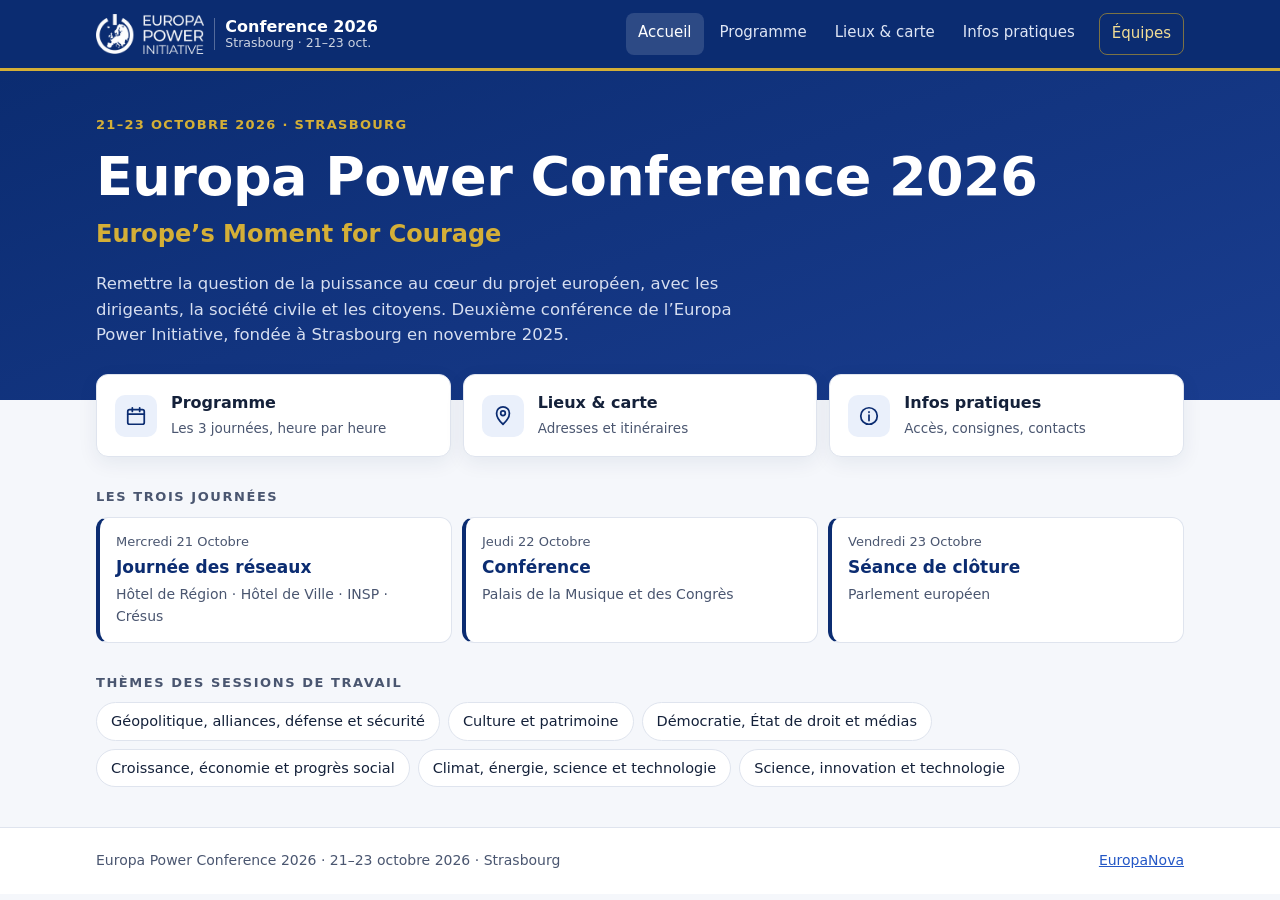
<file: europa-power-2026/index.html>
<!doctype html>
<html lang="fr">
<head>
  <meta charset="utf-8">
  <meta name="viewport" content="width=device-width, initial-scale=1, viewport-fit=cover">
  <title>Europa Power Conference 2026 — Strasbourg</title>
  <meta name="description" content="Programme, lieux et informations pratiques de l’Europa Power Conference 2026, Strasbourg, 21–23 octobre.">
  <meta name="theme-color" content="#0b2c71">
  <link rel="stylesheet" href="vendor/leaflet/leaflet.css">
  <link rel="stylesheet" href="styles.css">
</head>
<body>
  <a class="skip" href="#main">Aller au contenu</a>

  <header class="topbar">
    <div class="wrap topbar__inner">
      <a class="brand" href="#accueil" aria-label="Europa Power Conference 2026 — accueil">
        <img class="brand__logo" src="assets/logo-white.png" alt="Europa Power Initiative" width="130" height="48">
        <span class="brand__text"><strong>Conference 2026</strong><span>Strasbourg · 21–23 oct.</span></span>
      </a>
      <nav class="nav" aria-label="Rubriques">
        <a href="#accueil" data-route="accueil">Accueil</a>
        <a href="#programme" data-route="programme">Programme</a>
        <a href="#lieux" data-route="lieux">Lieux &amp; carte</a>
        <a href="#infos" data-route="infos">Infos pratiques</a>
        <a href="#equipes" data-route="equipes" class="nav__team">Équipes</a>
      </nav>
    </div>
  </header>

  <main id="main" tabindex="-1">
    <!-- ACCUEIL -->
    <section class="view" id="view-accueil" data-view="accueil">
      <div class="hero">
        <div class="wrap">
          <p class="hero__kicker" id="hero-kicker"></p>
          <h1 class="hero__title" id="hero-title"></h1>
          <p class="hero__meta" id="hero-meta"></p>
          <p class="hero__intro" id="hero-intro"></p>
        </div>
      </div>
      <div class="wrap">
        <div class="quick" id="quick"></div>
        <h2 class="h-section">Les trois journées</h2>
        <div class="days-overview" id="days-overview"></div>
        <div class="block" id="themes-block">
          <h2 class="h-section">Thèmes des sessions de travail</h2>
          <ul class="chips" id="themes"></ul>
        </div>
      </div>
    </section>

    <!-- PROGRAMME -->
    <section class="view" id="view-programme" data-view="programme" hidden>
      <div class="wrap">
        <header class="view__head">
          <h1>Programme</h1>
          <p class="muted" id="prog-sub"></p>
        </header>
        <div class="days" role="tablist" aria-label="Journées" id="days"></div>
        <div class="filters" id="filters"></div>
        <ol class="timeline" id="timeline"></ol>
      </div>
    </section>

    <!-- LIEUX -->
    <section class="view" id="view-lieux" data-view="lieux" hidden>
      <div class="wrap">
        <header class="view__head">
          <h1>Lieux &amp; carte</h1>
          <p class="muted">Touchez un repère ou un lieu pour afficher l’adresse, l’accès depuis la gare, les événements et l’itinéraire.</p>
        </header>
      </div>
      <div class="wrap map-layout">
        <div class="map-card">
          <div id="map" aria-label="Carte des lieux"></div>
          <div class="map-empty" id="map-empty" hidden>
            <p><strong>Lieux à confirmer</strong><br>Les repères apparaîtront dès la publication des adresses officielles.</p>
          </div>
        </div>
        <aside class="venue-panel" id="venue-panel" aria-live="polite"></aside>
      </div>
      <div class="wrap">
        <h2 class="h-section">Tous les lieux</h2>
        <ol class="venue-list" id="venue-list"></ol>
        <p class="map-links" id="map-links"></p>
      </div>
    </section>

    <!-- INFOS PRATIQUES -->
    <section class="view" id="view-infos" data-view="infos" hidden>
      <div class="wrap">
        <header class="view__head">
          <h1>Informations pratiques</h1>
        </header>
        <div class="grid-2" id="infos"></div>
      </div>
    </section>

    <!-- ÉQUIPES -->
    <section class="view view--team" id="view-equipes" data-view="equipes" hidden>
      <div class="wrap">
        <div class="team-banner">
          <span class="team-banner__tag">Usage interne</span>
          <p>Consignes réservées aux hôtes, hôtesses et équipes d’organisation. Ces informations ne concernent pas les participants.</p>
        </div>
        <header class="view__head">
          <h1>Informations équipes</h1>
        </header>
        <div class="grid-2" id="team"></div>
      </div>
    </section>
  </main>

  <footer class="footer">
    <div class="wrap footer__inner" id="footer"></div>
  </footer>

  <!-- Barre de navigation mobile -->
  <nav class="tabbar" aria-label="Navigation principale">
    <a href="#accueil" data-route="accueil"><svg viewBox="0 0 24 24" aria-hidden="true"><path d="M3 11l9-7 9 7v9a1 1 0 0 1-1 1h-5v-6h-6v6H4a1 1 0 0 1-1-1z"/></svg><span>Accueil</span></a>
    <a href="#programme" data-route="programme"><svg viewBox="0 0 24 24" aria-hidden="true"><rect x="3" y="5" width="18" height="16" rx="2"/><path d="M3 10h18M8 3v4M16 3v4"/></svg><span>Programme</span></a>
    <a href="#lieux" data-route="lieux"><svg viewBox="0 0 24 24" aria-hidden="true"><path d="M12 21s-7-6.2-7-12a7 7 0 0 1 14 0c0 5.8-7 12-7 12z"/><circle cx="12" cy="9" r="2.5"/></svg><span>Lieux</span></a>
    <a href="#infos" data-route="infos"><svg viewBox="0 0 24 24" aria-hidden="true"><circle cx="12" cy="12" r="9"/><path d="M12 11v6M12 7.5v.5"/></svg><span>Infos</span></a>
    <a href="#equipes" data-route="equipes"><svg viewBox="0 0 24 24" aria-hidden="true"><circle cx="9" cy="8" r="3.2"/><path d="M3 20c0-3.3 2.7-6 6-6s6 2.7 6 6"/><circle cx="17" cy="9" r="2.5"/><path d="M15.5 14.2A5 5 0 0 1 21 19"/></svg><span>Équipes</span></a>
  </nav>

  <script src="vendor/leaflet/leaflet.js"></script>
  <script src="data.js"></script>
  <script src="app.js"></script>
</body>
</html>
</file>
<file: europa-power-2026/vendor/leaflet/leaflet.css>
/* required styles */

.leaflet-pane,
.leaflet-tile,
.leaflet-marker-icon,
.leaflet-marker-shadow,
.leaflet-tile-container,
.leaflet-pane > svg,
.leaflet-pane > canvas,
.leaflet-zoom-box,
.leaflet-image-layer,
.leaflet-layer {
	position: absolute;
	left: 0;
	top: 0;
	}
.leaflet-container {
	overflow: hidden;
	}
.leaflet-tile,
.leaflet-marker-icon,
.leaflet-marker-shadow {
	-webkit-user-select: none;
	   -moz-user-select: none;
	        user-select: none;
	  -webkit-user-drag: none;
	}
/* Prevents IE11 from highlighting tiles in blue */
.leaflet-tile::selection {
	background: transparent;
}
/* Safari renders non-retina tile on retina better with this, but Chrome is worse */
.leaflet-safari .leaflet-tile {
	image-rendering: -webkit-optimize-contrast;
	}
/* hack that prevents hw layers "stretching" when loading new tiles */
.leaflet-safari .leaflet-tile-container {
	width: 1600px;
	height: 1600px;
	-webkit-transform-origin: 0 0;
	}
.leaflet-marker-icon,
.leaflet-marker-shadow {
	display: block;
	}
/* .leaflet-container svg: reset svg max-width decleration shipped in Joomla! (joomla.org) 3.x */
/* .leaflet-container img: map is broken in FF if you have max-width: 100% on tiles */
.leaflet-container .leaflet-overlay-pane svg {
	max-width: none !important;
	max-height: none !important;
	}
.leaflet-container .leaflet-marker-pane img,
.leaflet-container .leaflet-shadow-pane img,
.leaflet-container .leaflet-tile-pane img,
.leaflet-container img.leaflet-image-layer,
.leaflet-container .leaflet-tile {
	max-width: none !important;
	max-height: none !important;
	width: auto;
	padding: 0;
	}

.leaflet-container img.leaflet-tile {
	/* See: https://bugs.chromium.org/p/chromium/issues/detail?id=600120 */
	mix-blend-mode: plus-lighter;
}

.leaflet-container.leaflet-touch-zoom {
	-ms-touch-action: pan-x pan-y;
	touch-action: pan-x pan-y;
	}
.leaflet-container.leaflet-touch-drag {
	-ms-touch-action: pinch-zoom;
	/* Fallback for FF which doesn't support pinch-zoom */
	touch-action: none;
	touch-action: pinch-zoom;
}
.leaflet-container.leaflet-touch-drag.leaflet-touch-zoom {
	-ms-touch-action: none;
	touch-action: none;
}
.leaflet-container {
	-webkit-tap-highlight-color: transparent;
}
.leaflet-container a {
	-webkit-tap-highlight-color: rgba(51, 181, 229, 0.4);
}
.leaflet-tile {
	filter: inherit;
	visibility: hidden;
	}
.leaflet-tile-loaded {
	visibility: inherit;
	}
.leaflet-zoom-box {
	width: 0;
	height: 0;
	-moz-box-sizing: border-box;
	     box-sizing: border-box;
	z-index: 800;
	}
/* workaround for https://bugzilla.mozilla.org/show_bug.cgi?id=888319 */
.leaflet-overlay-pane svg {
	-moz-user-select: none;
	}

.leaflet-pane         { z-index: 400; }

.leaflet-tile-pane    { z-index: 200; }
.leaflet-overlay-pane { z-index: 400; }
.leaflet-shadow-pane  { z-index: 500; }
.leaflet-marker-pane  { z-index: 600; }
.leaflet-tooltip-pane   { z-index: 650; }
.leaflet-popup-pane   { z-index: 700; }

.leaflet-map-pane canvas { z-index: 100; }
.leaflet-map-pane svg    { z-index: 200; }

.leaflet-vml-shape {
	width: 1px;
	height: 1px;
	}
.lvml {
	behavior: url(#default#VML);
	display: inline-block;
	position: absolute;
	}


/* control positioning */

.leaflet-control {
	position: relative;
	z-index: 800;
	pointer-events: visiblePainted; /* IE 9-10 doesn't have auto */
	pointer-events: auto;
	}
.leaflet-top,
.leaflet-bottom {
	position: absolute;
	z-index: 1000;
	pointer-events: none;
	}
.leaflet-top {
	top: 0;
	}
.leaflet-right {
	right: 0;
	}
.leaflet-bottom {
	bottom: 0;
	}
.leaflet-left {
	left: 0;
	}
.leaflet-control {
	float: left;
	clear: both;
	}
.leaflet-right .leaflet-control {
	float: right;
	}
.leaflet-top .leaflet-control {
	margin-top: 10px;
	}
.leaflet-bottom .leaflet-control {
	margin-bottom: 10px;
	}
.leaflet-left .leaflet-control {
	margin-left: 10px;
	}
.leaflet-right .leaflet-control {
	margin-right: 10px;
	}


/* zoom and fade animations */

.leaflet-fade-anim .leaflet-popup {
	opacity: 0;
	-webkit-transition: opacity 0.2s linear;
	   -moz-transition: opacity 0.2s linear;
	        transition: opacity 0.2s linear;
	}
.leaflet-fade-anim .leaflet-map-pane .leaflet-popup {
	opacity: 1;
	}
.leaflet-zoom-animated {
	-webkit-transform-origin: 0 0;
	    -ms-transform-origin: 0 0;
	        transform-origin: 0 0;
	}
svg.leaflet-zoom-animated {
	will-change: transform;
}

.leaflet-zoom-anim .leaflet-zoom-animated {
	-webkit-transition: -webkit-transform 0.25s cubic-bezier(0,0,0.25,1);
	   -moz-transition:    -moz-transform 0.25s cubic-bezier(0,0,0.25,1);
	        transition:         transform 0.25s cubic-bezier(0,0,0.25,1);
	}
.leaflet-zoom-anim .leaflet-tile,
.leaflet-pan-anim .leaflet-tile {
	-webkit-transition: none;
	   -moz-transition: none;
	        transition: none;
	}

.leaflet-zoom-anim .leaflet-zoom-hide {
	visibility: hidden;
	}


/* cursors */

.leaflet-interactive {
	cursor: pointer;
	}
.leaflet-grab {
	cursor: -webkit-grab;
	cursor:    -moz-grab;
	cursor:         grab;
	}
.leaflet-crosshair,
.leaflet-crosshair .leaflet-interactive {
	cursor: crosshair;
	}
.leaflet-popup-pane,
.leaflet-control {
	cursor: auto;
	}
.leaflet-dragging .leaflet-grab,
.leaflet-dragging .leaflet-grab .leaflet-interactive,
.leaflet-dragging .leaflet-marker-draggable {
	cursor: move;
	cursor: -webkit-grabbing;
	cursor:    -moz-grabbing;
	cursor:         grabbing;
	}

/* marker & overlays interactivity */
.leaflet-marker-icon,
.leaflet-marker-shadow,
.leaflet-image-layer,
.leaflet-pane > svg path,
.leaflet-tile-container {
	pointer-events: none;
	}

.leaflet-marker-icon.leaflet-interactive,
.leaflet-image-layer.leaflet-interactive,
.leaflet-pane > svg path.leaflet-interactive,
svg.leaflet-image-layer.leaflet-interactive path {
	pointer-events: visiblePainted; /* IE 9-10 doesn't have auto */
	pointer-events: auto;
	}

/* visual tweaks */

.leaflet-container {
	background: #ddd;
	outline-offset: 1px;
	}
.leaflet-container a {
	color: #0078A8;
	}
.leaflet-zoom-box {
	border: 2px dotted #38f;
	background: rgba(255,255,255,0.5);
	}


/* general typography */
.leaflet-container {
	font-family: "Helvetica Neue", Arial, Helvetica, sans-serif;
	font-size: 12px;
	font-size: 0.75rem;
	line-height: 1.5;
	}


/* general toolbar styles */

.leaflet-bar {
	box-shadow: 0 1px 5px rgba(0,0,0,0.65);
	border-radius: 4px;
	}
.leaflet-bar a {
	background-color: #fff;
	border-bottom: 1px solid #ccc;
	width: 26px;
	height: 26px;
	line-height: 26px;
	display: block;
	text-align: center;
	text-decoration: none;
	color: black;
	}
.leaflet-bar a,
.leaflet-control-layers-toggle {
	background-position: 50% 50%;
	background-repeat: no-repeat;
	display: block;
	}
.leaflet-bar a:hover,
.leaflet-bar a:focus {
	background-color: #f4f4f4;
	}
.leaflet-bar a:first-child {
	border-top-left-radius: 4px;
	border-top-right-radius: 4px;
	}
.leaflet-bar a:last-child {
	border-bottom-left-radius: 4px;
	border-bottom-right-radius: 4px;
	border-bottom: none;
	}
.leaflet-bar a.leaflet-disabled {
	cursor: default;
	background-color: #f4f4f4;
	color: #bbb;
	}

.leaflet-touch .leaflet-bar a {
	width: 30px;
	height: 30px;
	line-height: 30px;
	}
.leaflet-touch .leaflet-bar a:first-child {
	border-top-left-radius: 2px;
	border-top-right-radius: 2px;
	}
.leaflet-touch .leaflet-bar a:last-child {
	border-bottom-left-radius: 2px;
	border-bottom-right-radius: 2px;
	}

/* zoom control */

.leaflet-control-zoom-in,
.leaflet-control-zoom-out {
	font: bold 18px 'Lucida Console', Monaco, monospace;
	text-indent: 1px;
	}

.leaflet-touch .leaflet-control-zoom-in, .leaflet-touch .leaflet-control-zoom-out  {
	font-size: 22px;
	}


/* layers control */

.leaflet-control-layers {
	box-shadow: 0 1px 5px rgba(0,0,0,0.4);
	background: #fff;
	border-radius: 5px;
	}
.leaflet-control-layers-toggle {
	background-image: url(images/layers.png);
	width: 36px;
	height: 36px;
	}
.leaflet-retina .leaflet-control-layers-toggle {
	background-image: url(images/layers-2x.png);
	background-size: 26px 26px;
	}
.leaflet-touch .leaflet-control-layers-toggle {
	width: 44px;
	height: 44px;
	}
.leaflet-control-layers .leaflet-control-layers-list,
.leaflet-control-layers-expanded .leaflet-control-layers-toggle {
	display: none;
	}
.leaflet-control-layers-expanded .leaflet-control-layers-list {
	display: block;
	position: relative;
	}
.leaflet-control-layers-expanded {
	padding: 6px 10px 6px 6px;
	color: #333;
	background: #fff;
	}
.leaflet-control-layers-scrollbar {
	overflow-y: scroll;
	overflow-x: hidden;
	padding-right: 5px;
	}
.leaflet-control-layers-selector {
	margin-top: 2px;
	position: relative;
	top: 1px;
	}
.leaflet-control-layers label {
	display: block;
	font-size: 13px;
	font-size: 1.08333em;
	}
.leaflet-control-layers-separator {
	height: 0;
	border-top: 1px solid #ddd;
	margin: 5px -10px 5px -6px;
	}

/* Default icon URLs */
.leaflet-default-icon-path { /* used only in path-guessing heuristic, see L.Icon.Default */
	background-image: url(images/marker-icon.png);
	}


/* attribution and scale controls */

.leaflet-container .leaflet-control-attribution {
	background: #fff;
	background: rgba(255, 255, 255, 0.8);
	margin: 0;
	}
.leaflet-control-attribution,
.leaflet-control-scale-line {
	padding: 0 5px;
	color: #333;
	line-height: 1.4;
	}
.leaflet-control-attribution a {
	text-decoration: none;
	}
.leaflet-control-attribution a:hover,
.leaflet-control-attribution a:focus {
	text-decoration: underline;
	}
.leaflet-attribution-flag {
	display: inline !important;
	vertical-align: baseline !important;
	width: 1em;
	height: 0.6669em;
	}
.leaflet-left .leaflet-control-scale {
	margin-left: 5px;
	}
.leaflet-bottom .leaflet-control-scale {
	margin-bottom: 5px;
	}
.leaflet-control-scale-line {
	border: 2px solid #777;
	border-top: none;
	line-height: 1.1;
	padding: 2px 5px 1px;
	white-space: nowrap;
	-moz-box-sizing: border-box;
	     box-sizing: border-box;
	background: rgba(255, 255, 255, 0.8);
	text-shadow: 1px 1px #fff;
	}
.leaflet-control-scale-line:not(:first-child) {
	border-top: 2px solid #777;
	border-bottom: none;
	margin-top: -2px;
	}
.leaflet-control-scale-line:not(:first-child):not(:last-child) {
	border-bottom: 2px solid #777;
	}

.leaflet-touch .leaflet-control-attribution,
.leaflet-touch .leaflet-control-layers,
.leaflet-touch .leaflet-bar {
	box-shadow: none;
	}
.leaflet-touch .leaflet-control-layers,
.leaflet-touch .leaflet-bar {
	border: 2px solid rgba(0,0,0,0.2);
	background-clip: padding-box;
	}


/* popup */

.leaflet-popup {
	position: absolute;
	text-align: center;
	margin-bottom: 20px;
	}
.leaflet-popup-content-wrapper {
	padding: 1px;
	text-align: left;
	border-radius: 12px;
	}
.leaflet-popup-content {
	margin: 13px 24px 13px 20px;
	line-height: 1.3;
	font-size: 13px;
	font-size: 1.08333em;
	min-height: 1px;
	}
.leaflet-popup-content p {
	margin: 17px 0;
	margin: 1.3em 0;
	}
.leaflet-popup-tip-container {
	width: 40px;
	height: 20px;
	position: absolute;
	left: 50%;
	margin-top: -1px;
	margin-left: -20px;
	overflow: hidden;
	pointer-events: none;
	}
.leaflet-popup-tip {
	width: 17px;
	height: 17px;
	padding: 1px;

	margin: -10px auto 0;
	pointer-events: auto;

	-webkit-transform: rotate(45deg);
	   -moz-transform: rotate(45deg);
	    -ms-transform: rotate(45deg);
	        transform: rotate(45deg);
	}
.leaflet-popup-content-wrapper,
.leaflet-popup-tip {
	background: white;
	color: #333;
	box-shadow: 0 3px 14px rgba(0,0,0,0.4);
	}
.leaflet-container a.leaflet-popup-close-button {
	position: absolute;
	top: 0;
	right: 0;
	border: none;
	text-align: center;
	width: 24px;
	height: 24px;
	font: 16px/24px Tahoma, Verdana, sans-serif;
	color: #757575;
	text-decoration: none;
	background: transparent;
	}
.leaflet-container a.leaflet-popup-close-button:hover,
.leaflet-container a.leaflet-popup-close-button:focus {
	color: #585858;
	}
.leaflet-popup-scrolled {
	overflow: auto;
	}

.leaflet-oldie .leaflet-popup-content-wrapper {
	-ms-zoom: 1;
	}
.leaflet-oldie .leaflet-popup-tip {
	width: 24px;
	margin: 0 auto;

	-ms-filter: "progid:DXImageTransform.Microsoft.Matrix(M11=0.70710678, M12=0.70710678, M21=-0.70710678, M22=0.70710678)";
	filter: progid:DXImageTransform.Microsoft.Matrix(M11=0.70710678, M12=0.70710678, M21=-0.70710678, M22=0.70710678);
	}

.leaflet-oldie .leaflet-control-zoom,
.leaflet-oldie .leaflet-control-layers,
.leaflet-oldie .leaflet-popup-content-wrapper,
.leaflet-oldie .leaflet-popup-tip {
	border: 1px solid #999;
	}


/* div icon */

.leaflet-div-icon {
	background: #fff;
	border: 1px solid #666;
	}


/* Tooltip */
/* Base styles for the element that has a tooltip */
.leaflet-tooltip {
	position: absolute;
	padding: 6px;
	background-color: #fff;
	border: 1px solid #fff;
	border-radius: 3px;
	color: #222;
	white-space: nowrap;
	-webkit-user-select: none;
	-moz-user-select: none;
	-ms-user-select: none;
	user-select: none;
	pointer-events: none;
	box-shadow: 0 1px 3px rgba(0,0,0,0.4);
	}
.leaflet-tooltip.leaflet-interactive {
	cursor: pointer;
	pointer-events: auto;
	}
.leaflet-tooltip-top:before,
.leaflet-tooltip-bottom:before,
.leaflet-tooltip-left:before,
.leaflet-tooltip-right:before {
	position: absolute;
	pointer-events: none;
	border: 6px solid transparent;
	background: transparent;
	content: "";
	}

/* Directions */

.leaflet-tooltip-bottom {
	margin-top: 6px;
}
.leaflet-tooltip-top {
	margin-top: -6px;
}
.leaflet-tooltip-bottom:before,
.leaflet-tooltip-top:before {
	left: 50%;
	margin-left: -6px;
	}
.leaflet-tooltip-top:before {
	bottom: 0;
	margin-bottom: -12px;
	border-top-color: #fff;
	}
.leaflet-tooltip-bottom:before {
	top: 0;
	margin-top: -12px;
	margin-left: -6px;
	border-bottom-color: #fff;
	}
.leaflet-tooltip-left {
	margin-left: -6px;
}
.leaflet-tooltip-right {
	margin-left: 6px;
}
.leaflet-tooltip-left:before,
.leaflet-tooltip-right:before {
	top: 50%;
	margin-top: -6px;
	}
.leaflet-tooltip-left:before {
	right: 0;
	margin-right: -12px;
	border-left-color: #fff;
	}
.leaflet-tooltip-right:before {
	left: 0;
	margin-left: -12px;
	border-right-color: #fff;
	}

/* Printing */

@media print {
	/* Prevent printers from removing background-images of controls. */
	.leaflet-control {
		-webkit-print-color-adjust: exact;
		print-color-adjust: exact;
		}
	}
</file>
<file: europa-power-2026/styles.css>
:root {
  --navy: #0b2c71;
  --navy-2: #1a3d8f;
  --accent: #2357c6;
  --gold: #d4af37;
  --ink: #14213a;
  --ink-2: #4a5670;
  --line: #dfe4ee;
  --bg: #f5f7fb;
  --card: #ffffff;
  --team: #8a4b08;
  --team-bg: #fff6e8;
  --radius: 12px;
  --tabbar-h: 64px;
  --font: system-ui, -apple-system, "Segoe UI", Roboto, "Helvetica Neue", Arial, sans-serif;
}

* { box-sizing: border-box; }
html { -webkit-text-size-adjust: 100%; scroll-padding-top: 80px; }
body {
  margin: 0;
  font: 16px/1.55 var(--font);
  color: var(--ink);
  background: var(--bg);
  padding-bottom: calc(var(--tabbar-h) + env(safe-area-inset-bottom));
}
a { color: var(--accent); }
h1, h2, h3 { line-height: 1.2; margin: 0; }
[hidden] { display: none !important; }
.muted { color: var(--ink-2); }
.wrap { max-width: 1120px; margin: 0 auto; padding: 0 16px; }
.skip { position: absolute; left: -999px; }
.skip:focus { left: 8px; top: 8px; z-index: 2000; background: #fff; padding: 8px 12px; }
:focus-visible { outline: 3px solid var(--gold); outline-offset: 2px; }
main:focus { outline: none; }

/* ---------- En-tête ---------- */
.topbar {
  position: sticky; top: env(safe-area-inset-top, 0px); z-index: 1000;
  background: var(--navy); color: #fff;
  border-bottom: 3px solid var(--gold);
}
.topbar__inner { display: flex; align-items: center; justify-content: space-between; height: 60px; }
.brand { display: flex; align-items: center; gap: 10px; color: #fff; text-decoration: none; }
.brand__logo { height: 40px; width: auto; display: block; }
.brand__text { padding-left: 10px; border-left: 1px solid rgba(255,255,255,.3); }
@media (max-width: 359px) { .brand__text { display: none; } }
.brand__text { display: flex; flex-direction: column; line-height: 1.15; }
.brand__text strong { font-size: 16px; }
.brand__text span { font-size: 12.5px; opacity: .8; }
.nav { display: none; gap: 4px; }
.nav a {
  color: #dfe6f5; text-decoration: none; font-size: 15px; padding: 8px 12px; border-radius: 8px;
}
.nav a:hover { background: rgba(255,255,255,.08); color: #fff; }
.nav a[aria-current="page"] { background: rgba(255,255,255,.14); color: #fff; }
.nav .nav__team { border: 1px solid rgba(201,162,39,.6); color: #f1dc95; margin-left: 8px; }

/* ---------- Barre mobile ---------- */
.tabbar {
  position: fixed; left: 0; right: 0; bottom: 0; z-index: 1000;
  display: grid; grid-template-columns: repeat(5, 1fr);
  height: calc(var(--tabbar-h) + env(safe-area-inset-bottom));
  padding-bottom: env(safe-area-inset-bottom);
  background: #fff; border-top: 1px solid var(--line);
  box-shadow: 0 -2px 12px rgba(11,37,80,.06);
}
.tabbar a {
  display: flex; flex-direction: column; align-items: center; justify-content: center; gap: 3px;
  color: var(--ink-2); text-decoration: none; font-size: 11.5px; font-weight: 500;
}
.tabbar svg { width: 23px; height: 23px; fill: none; stroke: currentColor; stroke-width: 1.8; stroke-linecap: round; stroke-linejoin: round; }
.tabbar a[aria-current="page"] { color: var(--navy); font-weight: 700; }
.tabbar a[aria-current="page"] svg { stroke-width: 2.3; }
.tabbar a[data-route="equipes"] { color: var(--team); }

@media (min-width: 860px) {
  body { padding-bottom: 0; }
  .nav { display: flex; }
  .tabbar { display: none; }
  .topbar__inner { height: 68px; }
}

/* ---------- Vues ---------- */
.view { padding-bottom: 40px; }
.view__head { padding: 28px 0 16px; }
.view__head h1 { font-size: 28px; color: var(--navy); }
.view__head p { margin: 6px 0 0; }
.h-section {
  font-size: 13px; text-transform: uppercase; letter-spacing: .12em; color: var(--ink-2);
  margin: 32px 0 12px; font-weight: 700;
}
.card {
  background: var(--card); border: 1px solid var(--line); border-radius: var(--radius); padding: 18px;
}
.card h2 { font-size: 17px; color: var(--navy); margin-bottom: 10px; }
.card ul { margin: 0; padding-left: 18px; }
.card li + li { margin-top: 6px; }
.grid-2 { display: grid; gap: 14px; }
@media (min-width: 760px) { .grid-2 { grid-template-columns: 1fr 1fr; } }
.empty {
  border: 1px dashed #c5cde0; border-radius: var(--radius); padding: 22px 18px; color: var(--ink-2);
  background: #fbfcfe; text-align: center;
}
.empty strong { color: var(--ink); display: block; margin-bottom: 4px; }

/* ---------- Accueil ---------- */
.hero {
  background: linear-gradient(160deg, var(--navy) 0%, var(--navy-2) 100%);
  color: #fff; padding: 44px 0 52px;
}
.hero__kicker { margin: 0 0 10px; color: var(--gold); font-weight: 600; letter-spacing: .1em; text-transform: uppercase; font-size: 13px; }
.hero__title { font-size: clamp(32px, 8vw, 54px); font-weight: 750; letter-spacing: -.01em; }
.hero__meta { font-size: clamp(18px, 4.4vw, 22px); margin: 14px 0 0; font-weight: 500; }
.hero__intro { max-width: 640px; margin: 18px 0 0; color: #d6def0; font-size: 16.5px; }
.quick { display: grid; gap: 12px; margin-top: -26px; }
@media (min-width: 760px) { .quick { grid-template-columns: repeat(3, 1fr); } }
.quick a {
  display: flex; align-items: center; gap: 14px; text-decoration: none; color: var(--ink);
  background: #fff; border: 1px solid var(--line); border-radius: var(--radius); padding: 16px 18px;
  box-shadow: 0 6px 20px rgba(11,37,80,.07);
}
.quick a:hover { border-color: var(--accent); }
.quick__icon {
  flex: none; width: 42px; height: 42px; border-radius: 10px; background: #eaf0fb; color: var(--navy);
  display: grid; place-items: center;
}
.quick__icon svg { width: 22px; height: 22px; fill: none; stroke: currentColor; stroke-width: 1.9; stroke-linecap: round; stroke-linejoin: round; }
.quick strong { display: block; font-size: 16px; }
.quick small { color: var(--ink-2); font-size: 13.5px; }
.quick a.is-today { border-color: var(--gold); }
.chips { list-style: none; margin: 0; padding: 0; display: flex; flex-wrap: wrap; gap: 8px; }
.chips li { background: #fff; border: 1px solid var(--line); border-radius: 999px; padding: 7px 14px; font-size: 14.5px; }

/* ---------- Programme ---------- */
.days {
  display: flex; gap: 8px; overflow-x: auto; padding: 2px 0 4px; scrollbar-width: none;
  position: sticky; top: 60px; z-index: 5; background: var(--bg);
  padding-top: 10px; padding-bottom: 10px;
}
@media (min-width: 860px) { .days { top: 68px; } }
.days::-webkit-scrollbar { display: none; }
.day {
  flex: 1 0 auto; min-width: 96px; border: 1px solid var(--line); background: #fff; border-radius: 10px;
  padding: 9px 14px; text-align: center; cursor: pointer; font: inherit; color: var(--ink);
}
.day span { display: block; font-size: 12.5px; color: var(--ink-2); text-transform: capitalize; }
.day strong { font-size: 16px; }
.day[aria-selected="true"] { background: var(--navy); border-color: var(--navy); color: #fff; }
.day[aria-selected="true"] span { color: #c9d4ec; }
.day .today { display: inline-block; margin-left: 4px; font-size: 10.5px; font-weight: 700; color: var(--gold); text-transform: uppercase; }

.filters { display: flex; gap: 10px; flex-wrap: wrap; margin: 4px 0 16px; }
.filters label { display: flex; flex-direction: column; gap: 4px; font-size: 12.5px; color: var(--ink-2); flex: 1 1 160px; min-width: 0; }
.filters select {
  font: inherit; font-size: 15px; color: var(--ink); padding: 9px 10px; border-radius: 8px;
  border: 1px solid var(--line); background: #fff; width: 100%; max-width: 100%;
}

.timeline { list-style: none; margin: 0; padding: 0; display: grid; gap: 10px; }
.session {
  display: grid; grid-template-columns: 64px 1fr; gap: 14px;
  background: #fff; border: 1px solid var(--line); border-radius: var(--radius); padding: 14px 16px;
}
.session__time { font-variant-numeric: tabular-nums; color: var(--navy); font-weight: 700; font-size: 16px; line-height: 1.3; }
.session__time small { display: block; font-weight: 500; color: var(--ink-2); font-size: 13px; }
.session h3 { font-size: 16.5px; margin: 4px 0 6px; }
.session p { margin: 0 0 8px; color: var(--ink-2); font-size: 14.5px; }
.badge {
  display: inline-block; font-size: 11.5px; font-weight: 600; letter-spacing: .02em;
  padding: 2px 8px; border-radius: 999px; background: #eaf0fb; color: var(--navy-2);
}
.badge--now { background: #e6f5ec; color: #1b6b3a; margin-left: 6px; }
.venue-link {
  display: inline-flex; align-items: center; gap: 6px; font-size: 14.5px; font-weight: 500;
  text-decoration: none; color: var(--accent);
}
.pin {
  display: inline-grid; place-items: center; width: 22px; height: 22px; border-radius: 50%;
  background: var(--navy); color: #fff; font-size: 12px; font-weight: 700; flex: none;
}
.session.is-now { border-color: #8ccfa5; }
.session.is-past { opacity: .62; }

/* ---------- Lieux ---------- */
.map-layout { display: grid; gap: 14px; }
@media (min-width: 900px) { .map-layout { grid-template-columns: 1.6fr 1fr; align-items: start; } }
.map-card {
  position: relative; border-radius: var(--radius); overflow: hidden; border: 1px solid var(--line); background: #e8ecf3;
}
#map { height: 58vh; min-height: 320px; max-height: 560px; }
@media (min-width: 900px) { #map { height: 520px; } }
.map-empty {
  position: absolute; inset: 0; display: grid; place-items: center; z-index: 500;
  background: rgba(245,247,251,.72); text-align: center; padding: 20px;
}
.map-empty p { background: #fff; border: 1px solid var(--line); border-radius: 10px; padding: 14px 18px; margin: 0; }
.marker {
  display: grid; place-items: center; width: 34px; height: 34px; border-radius: 50% 50% 50% 0;
  transform: rotate(-45deg); background: var(--navy); border: 2px solid #fff;
  box-shadow: 0 2px 6px rgba(0,0,0,.35);
}
.marker span { transform: rotate(45deg); color: #fff; font: 700 14px/1 var(--font); }
.marker.is-active { background: var(--gold); }
.marker.is-active span { color: var(--navy); }

.venue-panel { min-height: 0; }
.venue-detail h2 { font-size: 20px; color: var(--navy); display: flex; gap: 10px; align-items: center; }
.venue-detail .pin { width: 28px; height: 28px; font-size: 14px; }
.venue-detail address { font-style: normal; margin: 10px 0 0; }
.venue-detail dl { margin: 12px 0 0; }
.venue-detail dt { font-size: 12.5px; text-transform: uppercase; letter-spacing: .08em; color: var(--ink-2); margin-top: 12px; }
.venue-detail dd { margin: 3px 0 0; }
.venue-detail ul { list-style: none; padding: 0; margin: 4px 0 0; }
.venue-detail li { padding: 7px 0; border-top: 1px solid var(--line); font-size: 14.5px; }
.venue-detail li:first-child { border-top: 0; }
.venue-detail li b { font-variant-numeric: tabular-nums; color: var(--navy); margin-right: 6px; }
.actions { display: flex; gap: 8px; flex-wrap: wrap; margin-top: 14px; }
.btn {
  display: inline-flex; align-items: center; justify-content: center; gap: 6px;
  font: inherit; font-size: 15px; font-weight: 600; text-decoration: none; cursor: pointer;
  padding: 10px 16px; border-radius: 9px; border: 1px solid var(--navy);
  background: var(--navy); color: #fff;
}
.btn--ghost { background: #fff; color: var(--navy); }

.venue-list { list-style: none; margin: 0; padding: 0; display: grid; gap: 10px; }
@media (min-width: 760px) { .venue-list { grid-template-columns: 1fr 1fr; } }
.venue-item {
  display: flex; gap: 12px; width: 100%; text-align: left; font: inherit; color: var(--ink); cursor: pointer;
  background: #fff; border: 1px solid var(--line); border-radius: var(--radius); padding: 14px 16px;
}
.venue-item:hover, .venue-item.is-active { border-color: var(--navy); }
.venue-item .pin { width: 28px; height: 28px; font-size: 14px; }
.venue-item strong { display: block; font-size: 16px; }
.venue-item small { display: block; color: var(--ink-2); font-size: 14px; margin-top: 2px; }

/* ---------- Infos / équipes ---------- */
.kv { list-style: none; padding: 0 !important; }
.kv li { display: flex; flex-direction: column; padding: 8px 0; border-top: 1px solid var(--line); margin: 0 !important; }
.kv li:first-child { border-top: 0; }
.kv span { font-size: 12.5px; color: var(--ink-2); text-transform: uppercase; letter-spacing: .06em; }
.addr-list { list-style: none; padding: 0 !important; }
.addr-list li { display: flex; gap: 10px; align-items: flex-start; padding: 8px 0; border-top: 1px solid var(--line); margin: 0 !important; }
.addr-list li:first-child { border-top: 0; }

.view--team { background: var(--team-bg); min-height: 70vh; }
.team-banner {
  margin-top: 20px; display: flex; gap: 12px; align-items: flex-start;
  border: 1px solid #e7c58f; background: #fff; border-left: 5px solid var(--team);
  border-radius: 10px; padding: 12px 14px; font-size: 14.5px;
}
.team-banner p { margin: 0; }
.team-banner__tag {
  flex: none; background: var(--team); color: #fff; font-size: 11.5px; font-weight: 700;
  text-transform: uppercase; letter-spacing: .08em; padding: 3px 8px; border-radius: 6px; margin-top: 1px;
}
.view--team .view__head h1 { color: var(--team); }
.view--team .card { border-color: #f0dcb8; }
.view--team .card h2 { color: var(--team); }

/* ---------- Pied de page ---------- */
.footer { border-top: 1px solid var(--line); background: #fff; padding: 22px 0; font-size: 14px; color: var(--ink-2); }
.footer__inner { display: flex; flex-wrap: wrap; gap: 8px 20px; justify-content: space-between; }

@media (prefers-reduced-motion: no-preference) {
  html { scroll-behavior: smooth; }
}
@media print {
  .topbar, .tabbar, .filters, #map, .map-card, .actions { display: none !important; }
  .view[hidden] { display: block !important; }
  body { background: #fff; padding: 0; }
}

/* ---------- Ajouts contenu ---------- */
.hero__tagline { color: var(--gold); font-weight: 600; font-size: clamp(18px, 4.6vw, 24px); margin: 6px 0 0; }
.days-overview { display: grid; gap: 10px; }
@media (min-width: 760px) { .days-overview { grid-template-columns: repeat(3, 1fr); } }
.day-card {
  display: block; text-decoration: none; color: var(--ink); background: #fff;
  border: 1px solid var(--line); border-left: 4px solid var(--navy); border-radius: var(--radius); padding: 14px 16px;
}
.day-card:hover { border-color: var(--navy); }
.day-card.is-today { border-left-color: var(--gold); }
.day-card small { display: block; color: var(--ink-2); font-size: 13px; text-transform: capitalize; }
.day-card strong { display: block; font-size: 17px; color: var(--navy); margin-top: 2px; }
.day-card span { display: block; font-size: 14px; color: var(--ink-2); margin-top: 4px; }
.day-head { margin: 0 0 12px; padding: 12px 14px; background: #fff; border: 1px solid var(--line); border-radius: 10px; }
.day-head strong { color: var(--navy); font-size: 17px; }
.day-head span { display: block; color: var(--ink-2); font-size: 14px; }
.session__sub { margin: -2px 0 6px !important; font-size: 14px !important; }
.session__where { display: flex; flex-wrap: wrap; align-items: center; gap: 4px 12px; margin-top: 6px; }
.session__room { font-size: 13.5px; color: var(--ink-2); }
.badge--access { background: #f4efe0; color: #6b5413; margin-left: 4px; }
.badge--type-pause { background: #eef0f3; color: #4a5670; }
.badge--type-reception, .badge--type-culture { background: #f3eefb; color: #553a8f; }
.badge--type-reseau { background: #e8f4f4; color: #1d5f63; }
.badge--type-dialogue { background: #fdf0e3; color: #8a4b08; }
.session details { margin-top: 8px; font-size: 14px; }
.session summary { cursor: pointer; color: var(--accent); font-weight: 600; font-size: 14px; padding: 4px 0; }
.session details dl { margin: 6px 0 0; }
.session details dt { font-size: 12px; text-transform: uppercase; letter-spacing: .06em; color: var(--ink-2); margin-top: 8px; }
.session details dd { margin: 2px 0 0; }
.session details ul { margin: 6px 0 0; padding-left: 18px; }
.session details li + li { margin-top: 4px; }
.marker--point { border-radius: 6px; transform: none; width: auto; height: auto; padding: 3px 7px; background: #fff; border: 2px solid var(--navy); }
.marker--point span { transform: none; color: var(--navy); font-size: 12px; }
.map-links { display: flex; flex-wrap: wrap; gap: 8px 18px; font-size: 14.5px; margin: 16px 0 0; }
.hotel { padding: 9px 0; border-top: 1px solid var(--line); }
.hotel:first-child { border-top: 0; }
.hotel strong { display: block; }
.hotel small { display: block; color: var(--ink-2); font-size: 14px; }
.rundown-day { font-weight: 700; color: var(--team); margin: 14px 0 6px; font-size: 15px; }
.rundown-day:first-child { margin-top: 0; }
.rundown li { font-size: 14.5px; }
.rundown b { font-variant-numeric: tabular-nums; }
.tile-notice {
  position: absolute; left: 54px; right: 10px; top: 10px; z-index: 600;
  background: #fff; border: 1px solid var(--line); border-radius: 8px; padding: 8px 12px;
  font-size: 13.5px; color: var(--ink); box-shadow: 0 2px 8px rgba(11,44,113,.12);
}
body::before { content: ""; position: fixed; inset: 0 0 auto; height: env(safe-area-inset-top, 0px); z-index: 1001; background: var(--navy); }
</file>
